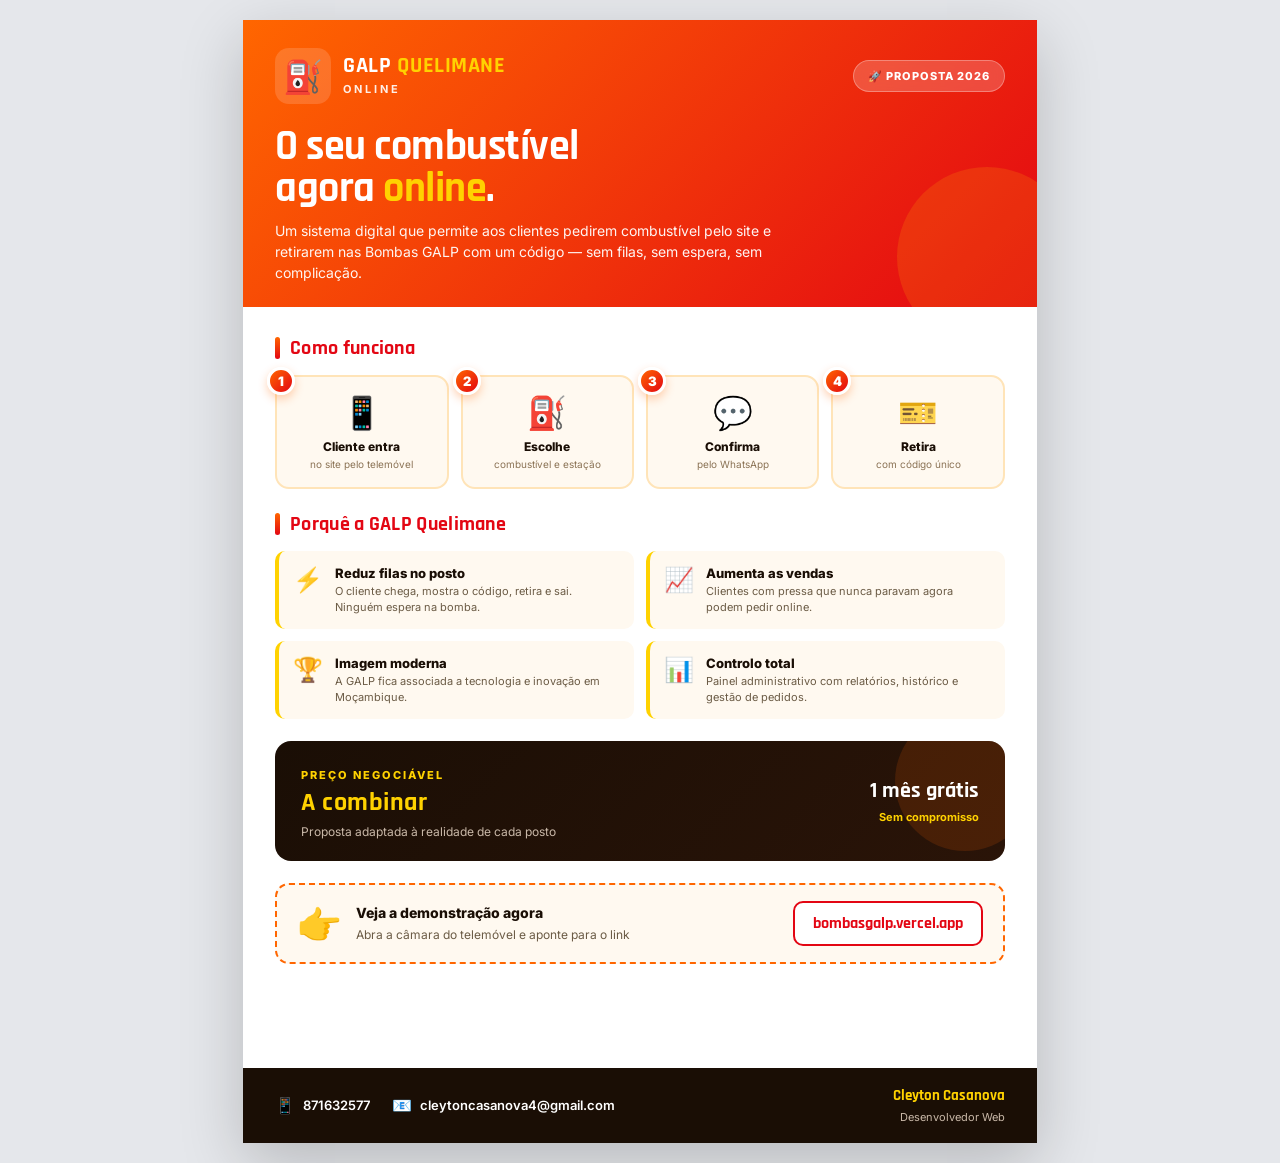
<file: folheto.html>
<!DOCTYPE html>
<html lang="pt">
<head>
<meta charset="UTF-8"/>
<title>Folheto — GALP Quelimane Online</title>
<link href="https://fonts.googleapis.com/css2?family=Inter:wght@400;500;600;700;800;900&family=Rajdhani:wght@600;700&display=swap" rel="stylesheet">
<style>
  *{box-sizing:border-box;margin:0;padding:0}

  body{
    font-family:'Inter',sans-serif;
    background:#E5E7EB;
    color:#1A0E05;
    padding:20px;
    display:flex;
    justify-content:center;
  }

  .folha{
    width:210mm;
    min-height:297mm;
    background:#fff;
    padding:0;
    box-shadow:0 20px 60px rgba(0,0,0,.2);
    overflow:hidden;
    position:relative;
    display:flex;
    flex-direction:column;
  }

  /* ============ CABEÇALHO ============ */
  .head{
    background:linear-gradient(135deg,#FF6600 0%,#E30613 100%);
    color:#fff;
    padding:28px 32px 24px;
    position:relative;
    overflow:hidden;
  }
  .head::after{
    content:'';
    position:absolute;
    bottom:-40px;right:-40px;
    width:180px;height:180px;
    background:rgba(255,210,0,.15);
    border-radius:50%;
  }
  .head-top{
    display:flex;
    justify-content:space-between;
    align-items:center;
    position:relative;z-index:2;
  }
  .logo{
    display:flex;align-items:center;gap:12px;
  }
  .logo-icon{
    width:56px;height:56px;
    background:rgba(255,255,255,.15);
    border-radius:14px;
    display:flex;align-items:center;justify-content:center;
    font-size:32px;
  }
  .logo-text b{
    font-family:'Rajdhani',sans-serif;
    font-size:22px;
    font-weight:800;
    letter-spacing:.5px;
    display:block;
    line-height:1;
  }
  .logo-text small{
    font-size:11px;
    letter-spacing:3px;
    font-weight:700;
    opacity:.9;
  }

  .badge{
    background:rgba(255,255,255,.2);
    padding:8px 14px;
    border-radius:100px;
    font-size:11px;
    font-weight:800;
    letter-spacing:1px;
    text-transform:uppercase;
    backdrop-filter:blur(10px);
    border:1px solid rgba(255,255,255,.3);
  }

  .head h1{
    font-family:'Rajdhani',sans-serif;
    font-size:42px;
    font-weight:800;
    line-height:1;
    margin-top:22px;
    letter-spacing:-.5px;
    position:relative;z-index:2;
  }
  .head h1 span{
    color:#FFD200;
  }
  .head p{
    font-size:14px;
    opacity:.95;
    margin-top:10px;
    line-height:1.5;
    max-width:520px;
    position:relative;z-index:2;
  }

  /* ============ CORPO ============ */
  .corpo{
    padding:28px 32px;
    flex:1;
    display:flex;
    flex-direction:column;
    gap:22px;
  }

  /* ============ SECÇÃO ============ */
  .secao h2{
    font-family:'Rajdhani',sans-serif;
    font-size:20px;
    font-weight:800;
    color:#E30613;
    letter-spacing:.3px;
    margin-bottom:14px;
    display:flex;
    align-items:center;
    gap:10px;
  }
  .secao h2::before{
    content:'';
    width:5px;height:22px;
    background:linear-gradient(180deg,#FF6600,#E30613);
    border-radius:3px;
  }

  /* ============ PASSOS ============ */
  .passos{
    display:grid;
    grid-template-columns:repeat(4,1fr);
    gap:12px;
  }
  .passo{
    background:#FFF9F0;
    border:2px solid #FFE4B8;
    border-radius:14px;
    padding:16px 12px;
    text-align:center;
    position:relative;
  }
  .passo-num{
    position:absolute;
    top:-10px;left:-10px;
    width:28px;height:28px;
    background:linear-gradient(135deg,#FF6600,#E30613);
    color:#fff;
    border-radius:50%;
    display:flex;align-items:center;justify-content:center;
    font-weight:900;font-size:13px;
    border:3px solid #fff;
    box-shadow:0 4px 10px rgba(255,102,0,.3);
  }
  .passo-emoji{
    font-size:32px;
    margin-bottom:8px;
    display:block;
  }
  .passo b{
    display:block;
    font-size:12px;
    font-weight:800;
    color:#1A0E05;
    line-height:1.2;
  }
  .passo small{
    display:block;
    font-size:10px;
    color:#8B7355;
    margin-top:4px;
    line-height:1.3;
  }

  /* ============ BENEFÍCIOS ============ */
  .beneficios{
    display:grid;
    grid-template-columns:1fr 1fr;
    gap:12px;
  }
  .beneficio{
    display:flex;
    gap:12px;
    padding:14px;
    background:#FFF9F0;
    border-left:4px solid #FFD200;
    border-radius:10px;
  }
  .beneficio-icone{
    font-size:24px;
    flex-shrink:0;
  }
  .beneficio b{
    display:block;
    font-size:13px;
    font-weight:800;
    color:#1A0E05;
    margin-bottom:3px;
  }
  .beneficio small{
    font-size:11px;
    color:#6B5B45;
    line-height:1.4;
    display:block;
  }

  /* ============ PREÇOS ============ */
  .preco-box{
    background:linear-gradient(135deg,#1A0E05,#2A1408);
    border-radius:16px;
    padding:22px 26px;
    color:#fff;
    display:flex;
    justify-content:space-between;
    align-items:center;
    gap:20px;
    position:relative;
    overflow:hidden;
  }
  .preco-box::after{
    content:'';
    position:absolute;
    top:-30px;right:-30px;
    width:140px;height:140px;
    background:rgba(255,102,0,.15);
    border-radius:50%;
  }
  .preco-left{
    position:relative;z-index:2;
  }
  .preco-left small{
    font-size:11px;
    letter-spacing:2px;
    color:#FFD200;
    font-weight:800;
    text-transform:uppercase;
  }
  .preco-left b{
  display:block;
  font-family:'Rajdhani',sans-serif;
  font-size:26px;
  font-weight:800;
  line-height:1.1;
  margin-top:6px;
  color:#FFD200;
  letter-spacing:.5px;
}
  .preco-left span{
    display:block;
    font-size:12px;
    color:#C9B8A8;
    margin-top:6px;
  }
  .preco-right{
    text-align:right;
    position:relative;z-index:2;
  }
  .preco-right b{
    display:block;
    font-family:'Rajdhani',sans-serif;
    font-size:22px;
    font-weight:800;
    color:#fff;
  }
  .preco-right small{
    font-size:11px;
    color:#FFD200;
    font-weight:700;
  }

  /* ============ CTA ============ */
  .cta{
    background:#FFF9F0;
    border:2px dashed #FF6600;
    border-radius:14px;
    padding:16px 20px;
    display:flex;
    align-items:center;
    justify-content:space-between;
    gap:16px;
  }
  .cta-esq{
    display:flex;
    align-items:center;
    gap:14px;
  }
  .cta-icon{
    font-size:36px;
  }
  .cta-esq b{
    display:block;
    font-size:14px;
    font-weight:800;
    color:#1A0E05;
    margin-bottom:2px;
  }
  .cta-esq small{
    font-size:12px;
    color:#6B5B45;
  }
  .cta-link{
    font-family:'Rajdhani',sans-serif;
    font-size:16px;
    font-weight:800;
    color:#E30613;
    background:#fff;
    padding:10px 18px;
    border-radius:10px;
    border:2px solid #E30613;
    white-space:nowrap;
  }

  /* ============ RODAPÉ ============ */
  .rodape{
    background:#1A0E05;
    color:#fff;
    padding:18px 32px;
    display:flex;
    justify-content:space-between;
    align-items:center;
    gap:20px;
  }
  .rodape-contato{
    display:flex;
    align-items:center;
    gap:22px;
  }
  .rodape-contato > div{
    display:flex;
    align-items:center;
    gap:8px;
    font-size:13px;
    font-weight:600;
  }
  .rodape-contato span:first-child{
    font-size:16px;
  }
  .rodape-nome{
    text-align:right;
  }
  .rodape-nome b{
    display:block;
    font-family:'Rajdhani',sans-serif;
    font-size:15px;
    font-weight:800;
    color:#FFD200;
  }
  .rodape-nome small{
    font-size:11px;
    color:#C9B8A8;
  }

  /* ============ IMPRESSÃO ============ */
  @media print{
    body{background:#fff;padding:0}
    .folha{box-shadow:none;width:100%;min-height:auto}
    @page{size:A4;margin:0}
  }
</style>
</head>
<body>

<div class="folha">

  <!-- CABEÇALHO -->
  <div class="head">
    <div class="head-top">
      <div class="logo">
        <div class="logo-icon">⛽</div>
        <div class="logo-text">
          <b>GALP <span style="color:#FFD200">QUELIMANE</span></b>
          <small>ONLINE</small>
        </div>
      </div>
      <div class="badge">🚀 Proposta 2026</div>
    </div>

    <h1>O seu combustível<br>agora <span>online</span>.</h1>
    <p>
      Um sistema digital que permite aos clientes pedirem combustível pelo site
      e retirarem nas Bombas GALP com um código — sem filas, sem espera, sem complicação.
    </p>
  </div>

  <!-- CORPO -->
  <div class="corpo">

    <!-- COMO FUNCIONA -->
    <div class="secao">
      <h2>Como funciona</h2>
      <div class="passos">
        <div class="passo">
          <div class="passo-num">1</div>
          <div class="passo-emoji">📱</div>
          <b>Cliente entra</b>
          <small>no site pelo telemóvel</small>
        </div>
        <div class="passo">
          <div class="passo-num">2</div>
          <div class="passo-emoji">⛽</div>
          <b>Escolhe</b>
          <small>combustível e estação</small>
        </div>
        <div class="passo">
          <div class="passo-num">3</div>
          <div class="passo-emoji">💬</div>
          <b>Confirma</b>
          <small>pelo WhatsApp</small>
        </div>
        <div class="passo">
          <div class="passo-num">4</div>
          <div class="passo-emoji">🎫</div>
          <b>Retira</b>
          <small>com código único</small>
        </div>
      </div>
    </div>

    <!-- BENEFÍCIOS -->
    <div class="secao">
      <h2>Porquê a GALP Quelimane</h2>
      <div class="beneficios">
        <div class="beneficio">
          <div class="beneficio-icone">⚡</div>
          <div>
            <b>Reduz filas no posto</b>
            <small>O cliente chega, mostra o código, retira e sai. Ninguém espera na bomba.</small>
          </div>
        </div>
        <div class="beneficio">
          <div class="beneficio-icone">📈</div>
          <div>
            <b>Aumenta as vendas</b>
            <small>Clientes com pressa que nunca paravam agora podem pedir online.</small>
          </div>
        </div>
        <div class="beneficio">
          <div class="beneficio-icone">🏆</div>
          <div>
            <b>Imagem moderna</b>
            <small>A GALP fica associada a tecnologia e inovação em Moçambique.</small>
          </div>
        </div>
        <div class="beneficio">
          <div class="beneficio-icone">📊</div>
          <div>
            <b>Controlo total</b>
            <small>Painel administrativo com relatórios, histórico e gestão de pedidos.</small>
          </div>
        </div>
      </div>
    </div>

    <!-- PREÇOS -->
<div class="preco-box">
  <div class="preco-left">
    <small>Preço Negociável</small>
    <b>A combinar</b>
    <span>Proposta adaptada à realidade de cada posto</span>
  </div>
  <div class="preco-right">
    <b>1 mês grátis</b>
    <small>Sem compromisso</small>
  </div>
</div>

    <!-- CTA -->
    <div class="cta">
      <div class="cta-esq">
        <div class="cta-icon">👉</div>
        <div>
          <b>Veja a demonstração agora</b>
          <small>Abra a câmara do telemóvel e aponte para o link</small>
        </div>
      </div>
      <div class="cta-link">bombasgalp.vercel.app</div>
    </div>

  </div>

  <!-- RODAPÉ -->
  <div class="rodape">
    <div class="rodape-contato">
      <div>
        <span>📱</span>
        <span>871632577</span>
      </div>
      <div>
        <span>📧</span>
        <span>cleytoncasanova4@gmail.com</span>
      </div>
    </div>
    <div class="rodape-nome">
      <b>Cleyton Casanova</b>
      <small>Desenvolvedor Web</small>
    </div>
  </div>

</div>

</body>
</html>
</file>
